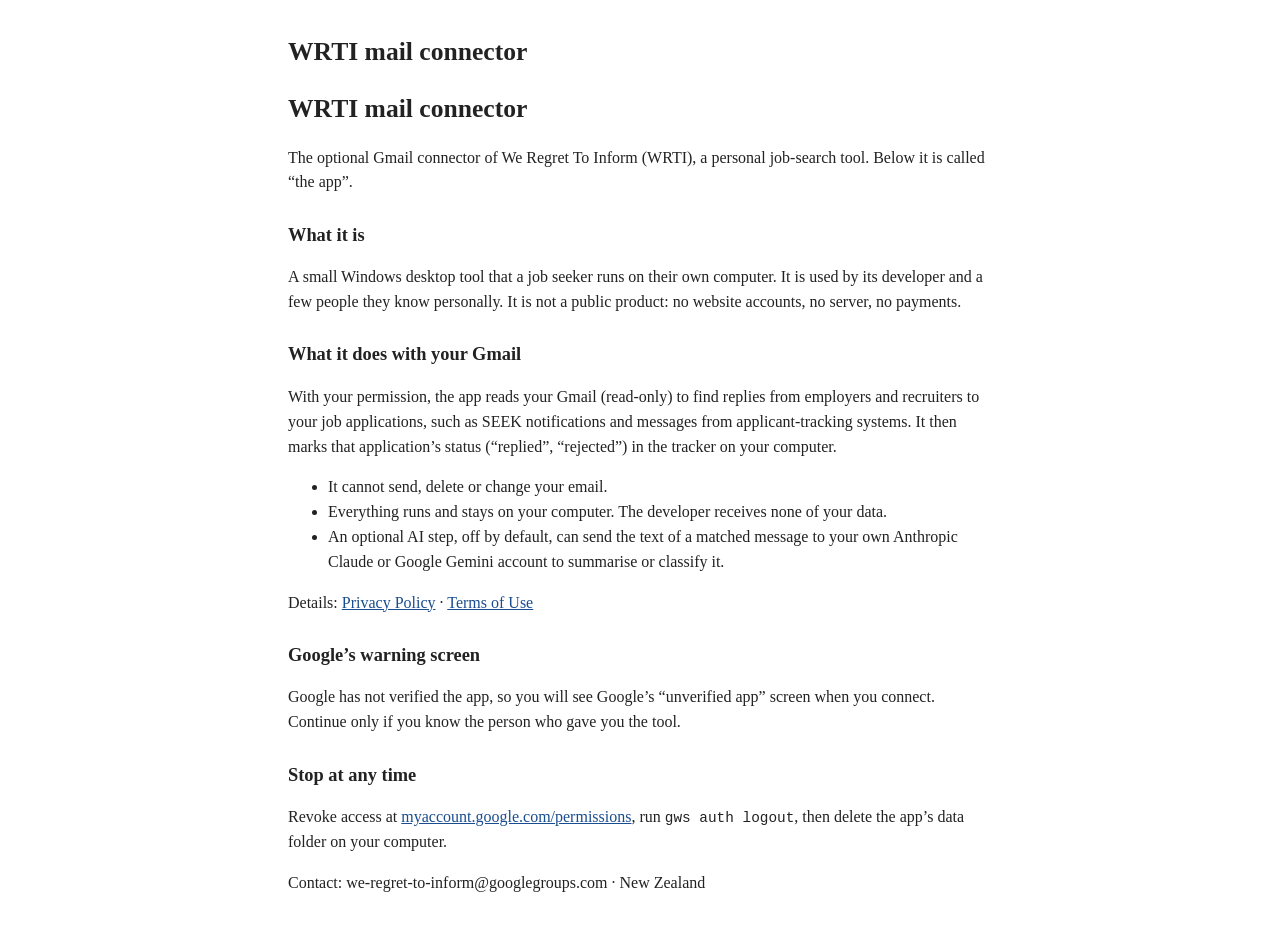
<file: index.html>
<!DOCTYPE html>
<html xmlns="http://www.w3.org/1999/xhtml" lang="en" xml:lang="en">
<head>
  <meta charset="utf-8" />
  <meta name="generator" content="pandoc 3.10.1" />
  <meta name="viewport" content="width=device-width, initial-scale=1.0, user-scalable=yes" />
  <title>WRTI mail connector</title>
  <style>
    /* Default styles provided by pandoc.
    ** See https://pandoc.org/MANUAL.html#variables-for-html for config info.
    */
    span.smallcaps{font-variant: small-caps;}
    div.columns{display: flex; gap: 1.5em;}
    div.column{flex: auto;}
    @media screen {
    div.columns{gap: min(4vw, 1.5em);}
    div.column{overflow-x: auto;}
    }
    div.hanging-indent{margin-left: 1.5em; text-indent: -1.5em;}
    /* The extra [class] is a hack that increases specificity enough to
       override a similar rule in reveal.js */
    ul.task-list[class]{list-style: none;}
    ul.task-list li input[type="checkbox"] {
      font-size: inherit;
      width: 0.8em;
      margin: 0 0.8em 0.2em -1.6em;
      vertical-align: middle;
    }
    .display.math{display: block; text-align: center; margin: 0.5rem auto;}
  </style>
  <link rel="stylesheet" href="style.css" />
</head>
<body>
<header id="title-block-header">
<h1 class="title">WRTI mail connector</h1>
</header>
<h1 id="wrti-mail-connector">WRTI mail connector</h1>
<p>The optional Gmail connector of We Regret To Inform (WRTI), a
personal job-search tool. Below it is called “the app”.</p>
<h2 id="what-it-is">What it is</h2>
<p>A small Windows desktop tool that a job seeker runs on their own
computer. It is used by its developer and a few people they know
personally. It is not a public product: no website accounts, no server,
no payments.</p>
<h2 id="what-it-does-with-your-gmail">What it does with your Gmail</h2>
<p>With your permission, the app reads your Gmail (read-only) to find
replies from employers and recruiters to your job applications, such as
SEEK notifications and messages from applicant-tracking systems. It then
marks that application’s status (“replied”, “rejected”) in the tracker
on your computer.</p>
<ul>
<li>It cannot send, delete or change your email.</li>
<li>Everything runs and stays on your computer. The developer receives
none of your data.</li>
<li>An optional AI step, off by default, can send the text of a matched
message to your own Anthropic Claude or Google Gemini account to
summarise or classify it.</li>
</ul>
<p>Details: <a
href="https://weregrettoinform.github.io/wrti-mail-connector/privacy.html">Privacy
Policy</a> · <a
href="https://weregrettoinform.github.io/wrti-mail-connector/terms.html">Terms
of Use</a></p>
<h2 id="googles-warning-screen">Google’s warning screen</h2>
<p>Google has not verified the app, so you will see Google’s “unverified
app” screen when you connect. Continue only if you know the person who
gave you the tool.</p>
<h2 id="stop-at-any-time">Stop at any time</h2>
<p>Revoke access at <a
href="https://myaccount.google.com/permissions">myaccount.google.com/permissions</a>,
run <code>gws auth logout</code>, then delete the app’s data folder on
your computer.</p>
<p>Contact: we-regret-to-inform@googlegroups.com · New Zealand</p>
</body>
</html>
</file>
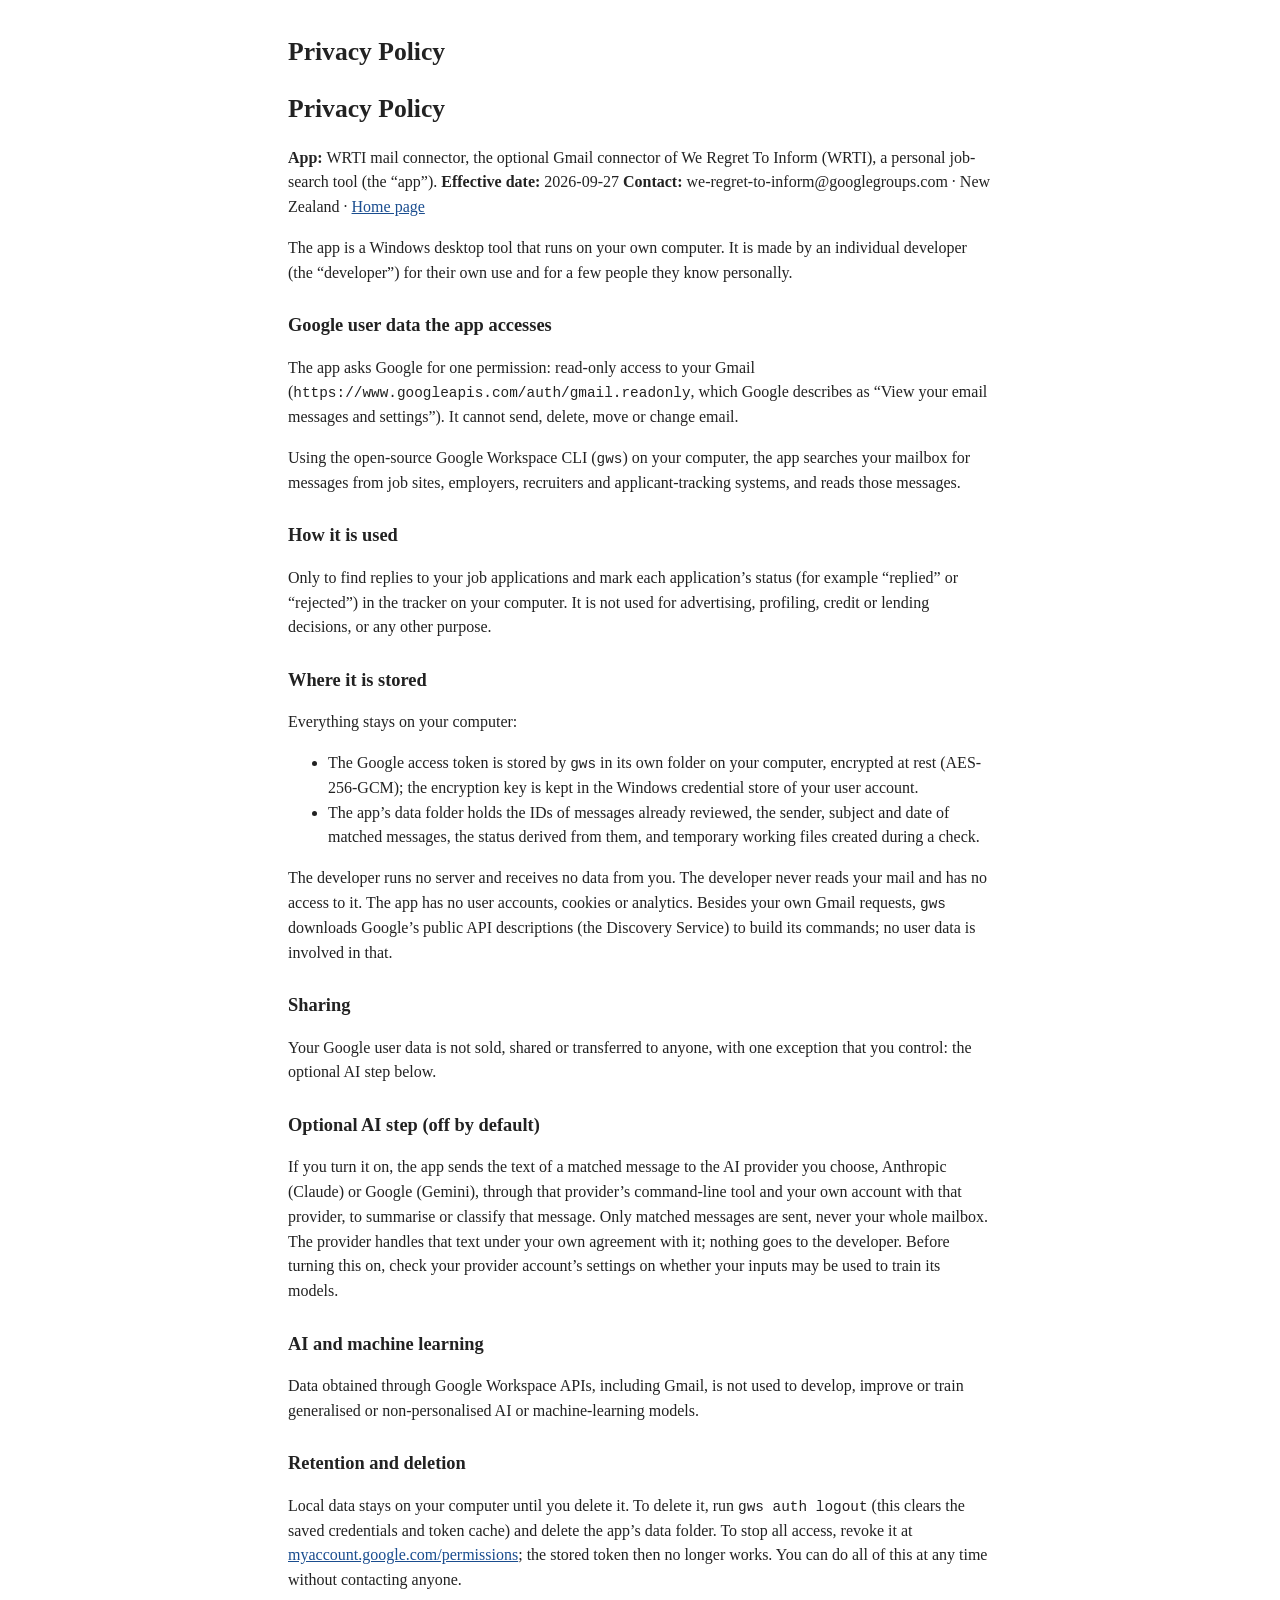
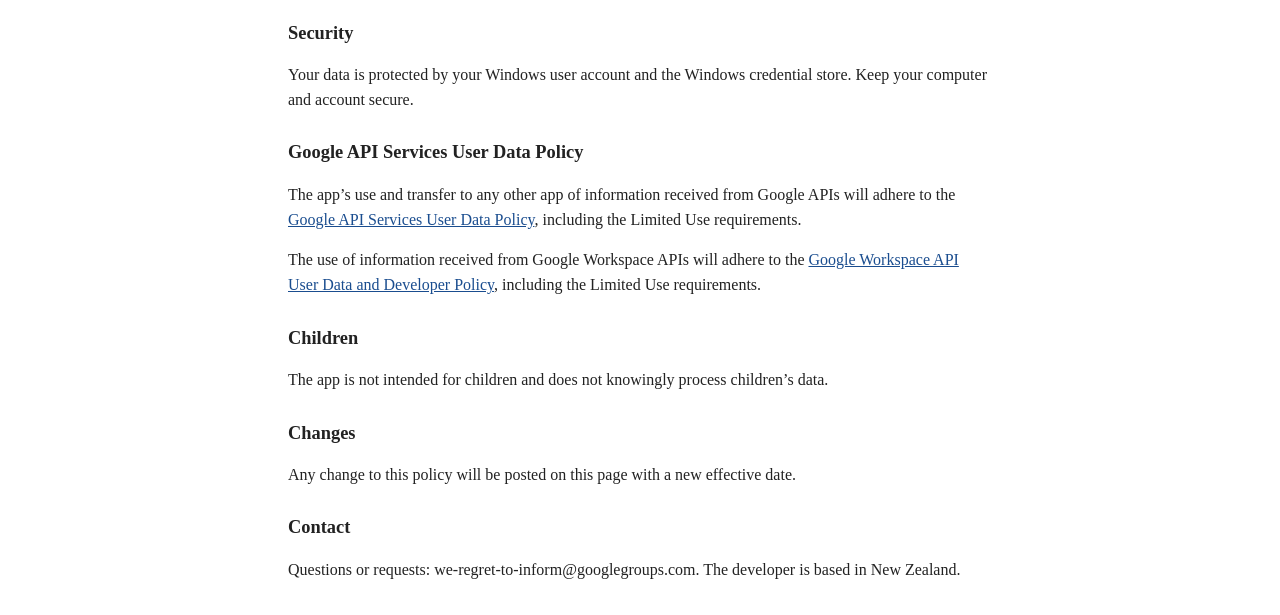
<file: privacy.html>
<!DOCTYPE html>
<html xmlns="http://www.w3.org/1999/xhtml" lang="en" xml:lang="en">
<head>
  <meta charset="utf-8" />
  <meta name="generator" content="pandoc 3.10.1" />
  <meta name="viewport" content="width=device-width, initial-scale=1.0, user-scalable=yes" />
  <title>Privacy Policy</title>
  <style>
    /* Default styles provided by pandoc.
    ** See https://pandoc.org/MANUAL.html#variables-for-html for config info.
    */
    span.smallcaps{font-variant: small-caps;}
    div.columns{display: flex; gap: 1.5em;}
    div.column{flex: auto;}
    @media screen {
    div.columns{gap: min(4vw, 1.5em);}
    div.column{overflow-x: auto;}
    }
    div.hanging-indent{margin-left: 1.5em; text-indent: -1.5em;}
    /* The extra [class] is a hack that increases specificity enough to
       override a similar rule in reveal.js */
    ul.task-list[class]{list-style: none;}
    ul.task-list li input[type="checkbox"] {
      font-size: inherit;
      width: 0.8em;
      margin: 0 0.8em 0.2em -1.6em;
      vertical-align: middle;
    }
    .display.math{display: block; text-align: center; margin: 0.5rem auto;}
  </style>
  <link rel="stylesheet" href="style.css" />
</head>
<body>
<header id="title-block-header">
<h1 class="title">Privacy Policy</h1>
</header>
<h1 id="privacy-policy">Privacy Policy</h1>
<p><strong>App:</strong> WRTI mail connector, the optional Gmail
connector of We Regret To Inform (WRTI), a personal job-search tool (the
“app”). <strong>Effective date:</strong> 2026-09-27
<strong>Contact:</strong> we-regret-to-inform@googlegroups.com · New
Zealand · <a
href="https://weregrettoinform.github.io/wrti-mail-connector/">Home
page</a></p>
<p>The app is a Windows desktop tool that runs on your own computer. It
is made by an individual developer (the “developer”) for their own use
and for a few people they know personally.</p>
<h2 id="google-user-data-the-app-accesses">Google user data the app
accesses</h2>
<p>The app asks Google for one permission: read-only access to your
Gmail (<code>https://www.googleapis.com/auth/gmail.readonly</code>,
which Google describes as “View your email messages and settings”). It
cannot send, delete, move or change email.</p>
<p>Using the open-source Google Workspace CLI (<code>gws</code>) on your
computer, the app searches your mailbox for messages from job sites,
employers, recruiters and applicant-tracking systems, and reads those
messages.</p>
<h2 id="how-it-is-used">How it is used</h2>
<p>Only to find replies to your job applications and mark each
application’s status (for example “replied” or “rejected”) in the
tracker on your computer. It is not used for advertising, profiling,
credit or lending decisions, or any other purpose.</p>
<h2 id="where-it-is-stored">Where it is stored</h2>
<p>Everything stays on your computer:</p>
<ul>
<li>The Google access token is stored by <code>gws</code> in its own
folder on your computer, encrypted at rest (AES-256-GCM); the encryption
key is kept in the Windows credential store of your user account.</li>
<li>The app’s data folder holds the IDs of messages already reviewed,
the sender, subject and date of matched messages, the status derived
from them, and temporary working files created during a check.</li>
</ul>
<p>The developer runs no server and receives no data from you. The
developer never reads your mail and has no access to it. The app has no
user accounts, cookies or analytics. Besides your own Gmail requests,
<code>gws</code> downloads Google’s public API descriptions (the
Discovery Service) to build its commands; no user data is involved in
that.</p>
<h2 id="sharing">Sharing</h2>
<p>Your Google user data is not sold, shared or transferred to anyone,
with one exception that you control: the optional AI step below.</p>
<h2 id="optional-ai-step-off-by-default">Optional AI step (off by
default)</h2>
<p>If you turn it on, the app sends the text of a matched message to the
AI provider you choose, Anthropic (Claude) or Google (Gemini), through
that provider’s command-line tool and your own account with that
provider, to summarise or classify that message. Only matched messages
are sent, never your whole mailbox. The provider handles that text under
your own agreement with it; nothing goes to the developer. Before
turning this on, check your provider account’s settings on whether your
inputs may be used to train its models.</p>
<h2 id="ai-and-machine-learning">AI and machine learning</h2>
<p>Data obtained through Google Workspace APIs, including Gmail, is not
used to develop, improve or train generalised or non-personalised AI or
machine-learning models.</p>
<h2 id="retention-and-deletion">Retention and deletion</h2>
<p>Local data stays on your computer until you delete it. To delete it,
run <code>gws auth logout</code> (this clears the saved credentials and
token cache) and delete the app’s data folder. To stop all access,
revoke it at <a
href="https://myaccount.google.com/permissions">myaccount.google.com/permissions</a>;
the stored token then no longer works. You can do all of this at any
time without contacting anyone.</p>
<h2 id="security">Security</h2>
<p>Your data is protected by your Windows user account and the Windows
credential store. Keep your computer and account secure.</p>
<h2 id="google-api-services-user-data-policy">Google API Services User
Data Policy</h2>
<p>The app’s use and transfer to any other app of information received
from Google APIs will adhere to the <a
href="https://developers.google.com/terms/api-services-user-data-policy">Google
API Services User Data Policy</a>, including the Limited Use
requirements.</p>
<p>The use of information received from Google Workspace APIs will
adhere to the <a
href="https://developers.google.com/workspace/workspace-api-user-data-developer-policy">Google
Workspace API User Data and Developer Policy</a>, including the Limited
Use requirements.</p>
<h2 id="children">Children</h2>
<p>The app is not intended for children and does not knowingly process
children’s data.</p>
<h2 id="changes">Changes</h2>
<p>Any change to this policy will be posted on this page with a new
effective date.</p>
<h2 id="contact">Contact</h2>
<p>Questions or requests: we-regret-to-inform@googlegroups.com. The
developer is based in New Zealand.</p>
</body>
</html>
</file>
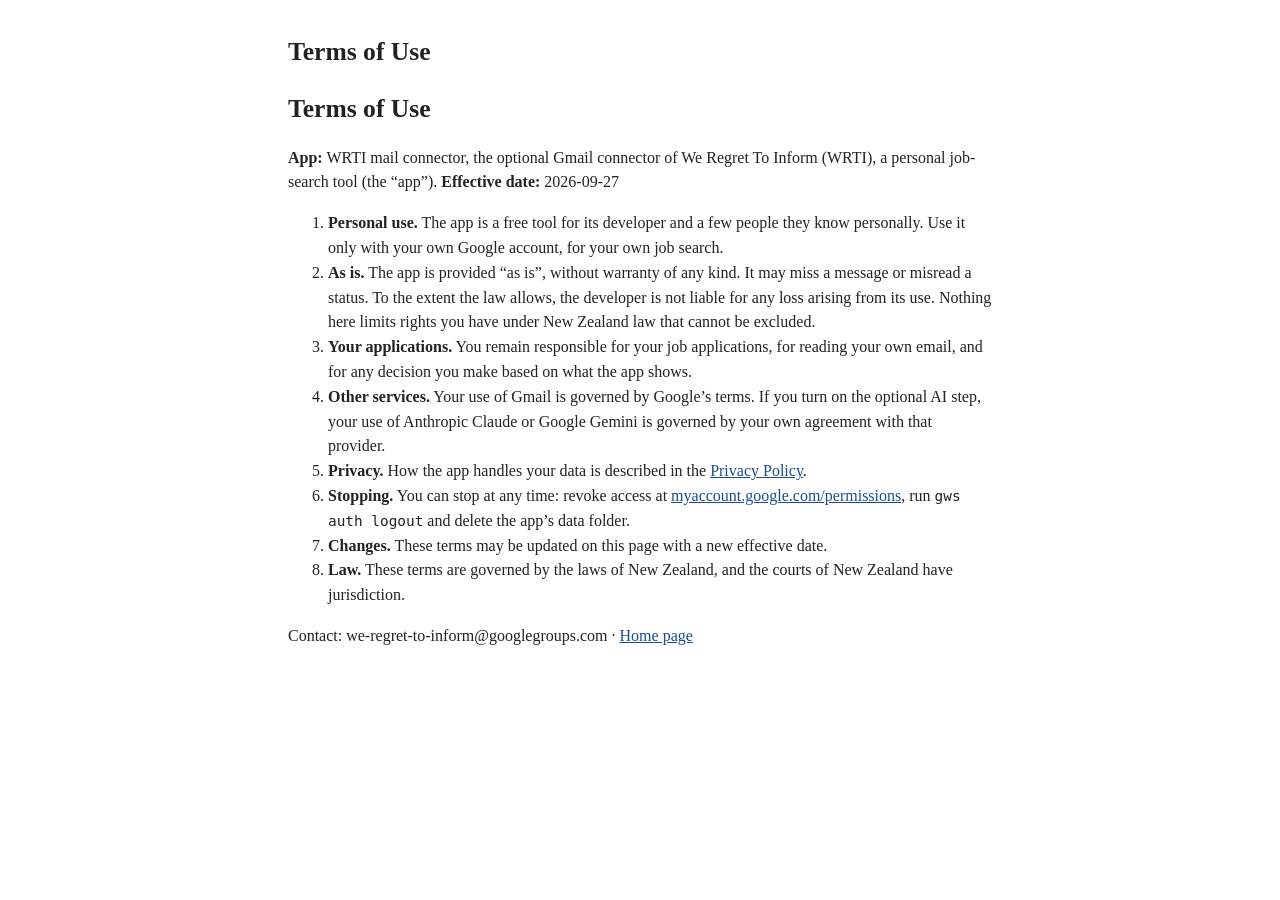
<file: terms.html>
<!DOCTYPE html>
<html xmlns="http://www.w3.org/1999/xhtml" lang="en" xml:lang="en">
<head>
  <meta charset="utf-8" />
  <meta name="generator" content="pandoc 3.10.1" />
  <meta name="viewport" content="width=device-width, initial-scale=1.0, user-scalable=yes" />
  <title>Terms of Use</title>
  <style>
    /* Default styles provided by pandoc.
    ** See https://pandoc.org/MANUAL.html#variables-for-html for config info.
    */
    span.smallcaps{font-variant: small-caps;}
    div.columns{display: flex; gap: 1.5em;}
    div.column{flex: auto;}
    @media screen {
    div.columns{gap: min(4vw, 1.5em);}
    div.column{overflow-x: auto;}
    }
    div.hanging-indent{margin-left: 1.5em; text-indent: -1.5em;}
    /* The extra [class] is a hack that increases specificity enough to
       override a similar rule in reveal.js */
    ul.task-list[class]{list-style: none;}
    ul.task-list li input[type="checkbox"] {
      font-size: inherit;
      width: 0.8em;
      margin: 0 0.8em 0.2em -1.6em;
      vertical-align: middle;
    }
    .display.math{display: block; text-align: center; margin: 0.5rem auto;}
  </style>
  <link rel="stylesheet" href="style.css" />
</head>
<body>
<header id="title-block-header">
<h1 class="title">Terms of Use</h1>
</header>
<h1 id="terms-of-use">Terms of Use</h1>
<p><strong>App:</strong> WRTI mail connector, the optional Gmail
connector of We Regret To Inform (WRTI), a personal job-search tool (the
“app”). <strong>Effective date:</strong> 2026-09-27</p>
<ol type="1">
<li><strong>Personal use.</strong> The app is a free tool for its
developer and a few people they know personally. Use it only with your
own Google account, for your own job search.</li>
<li><strong>As is.</strong> The app is provided “as is”, without
warranty of any kind. It may miss a message or misread a status. To the
extent the law allows, the developer is not liable for any loss arising
from its use. Nothing here limits rights you have under New Zealand law
that cannot be excluded.</li>
<li><strong>Your applications.</strong> You remain responsible for your
job applications, for reading your own email, and for any decision you
make based on what the app shows.</li>
<li><strong>Other services.</strong> Your use of Gmail is governed by
Google’s terms. If you turn on the optional AI step, your use of
Anthropic Claude or Google Gemini is governed by your own agreement with
that provider.</li>
<li><strong>Privacy.</strong> How the app handles your data is described
in the <a
href="https://weregrettoinform.github.io/wrti-mail-connector/privacy.html">Privacy
Policy</a>.</li>
<li><strong>Stopping.</strong> You can stop at any time: revoke access
at <a
href="https://myaccount.google.com/permissions">myaccount.google.com/permissions</a>,
run <code>gws auth logout</code> and delete the app’s data folder.</li>
<li><strong>Changes.</strong> These terms may be updated on this page
with a new effective date.</li>
<li><strong>Law.</strong> These terms are governed by the laws of New
Zealand, and the courts of New Zealand have jurisdiction.</li>
</ol>
<p>Contact: we-regret-to-inform@googlegroups.com · <a
href="https://weregrettoinform.github.io/wrti-mail-connector/">Home
page</a></p>
</body>
</html>
</file>
<file: style.css>
body{max-width:44rem;margin:2rem auto;padding:0 1rem;font:16px/1.55 Georgia,serif;color:#222}h1{font-size:1.6rem}h2{font-size:1.15rem;margin-top:1.6rem}a{color:#1a4d8f}code{font-size:.9em}
</file>
